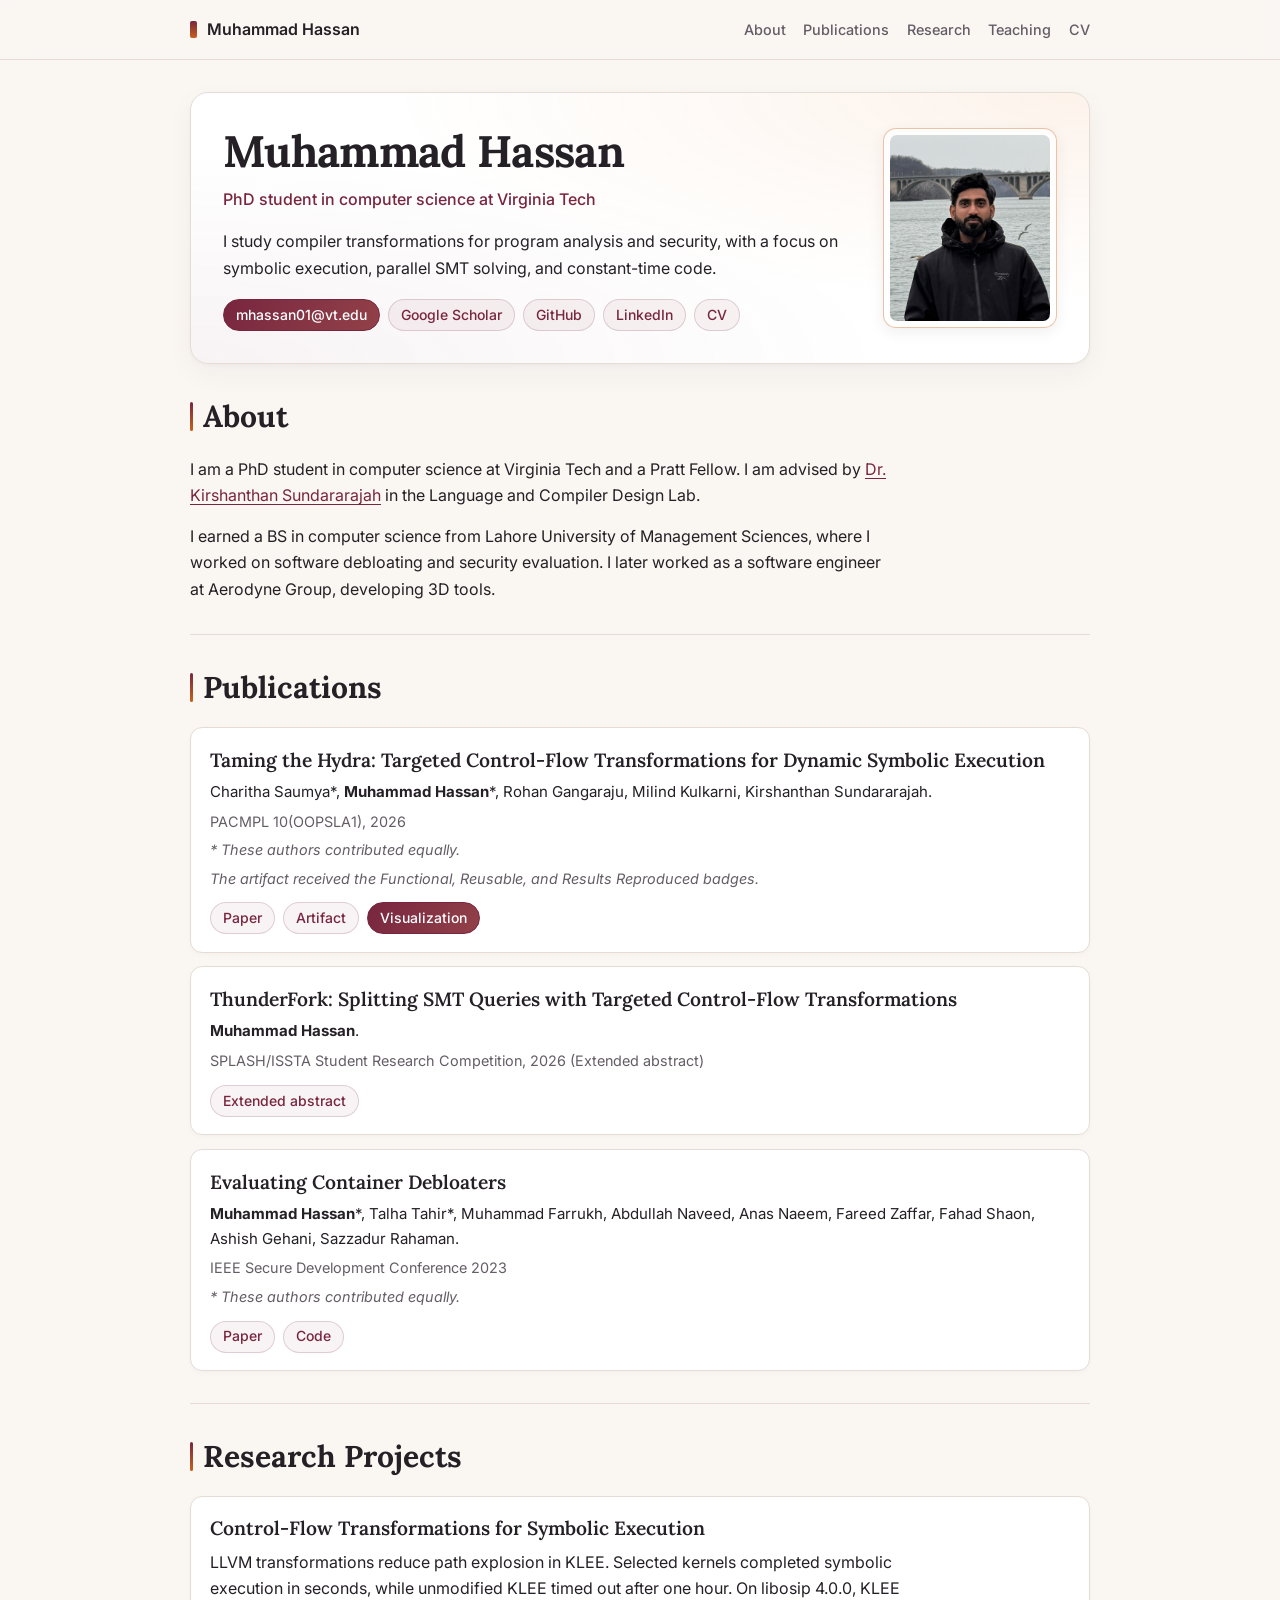
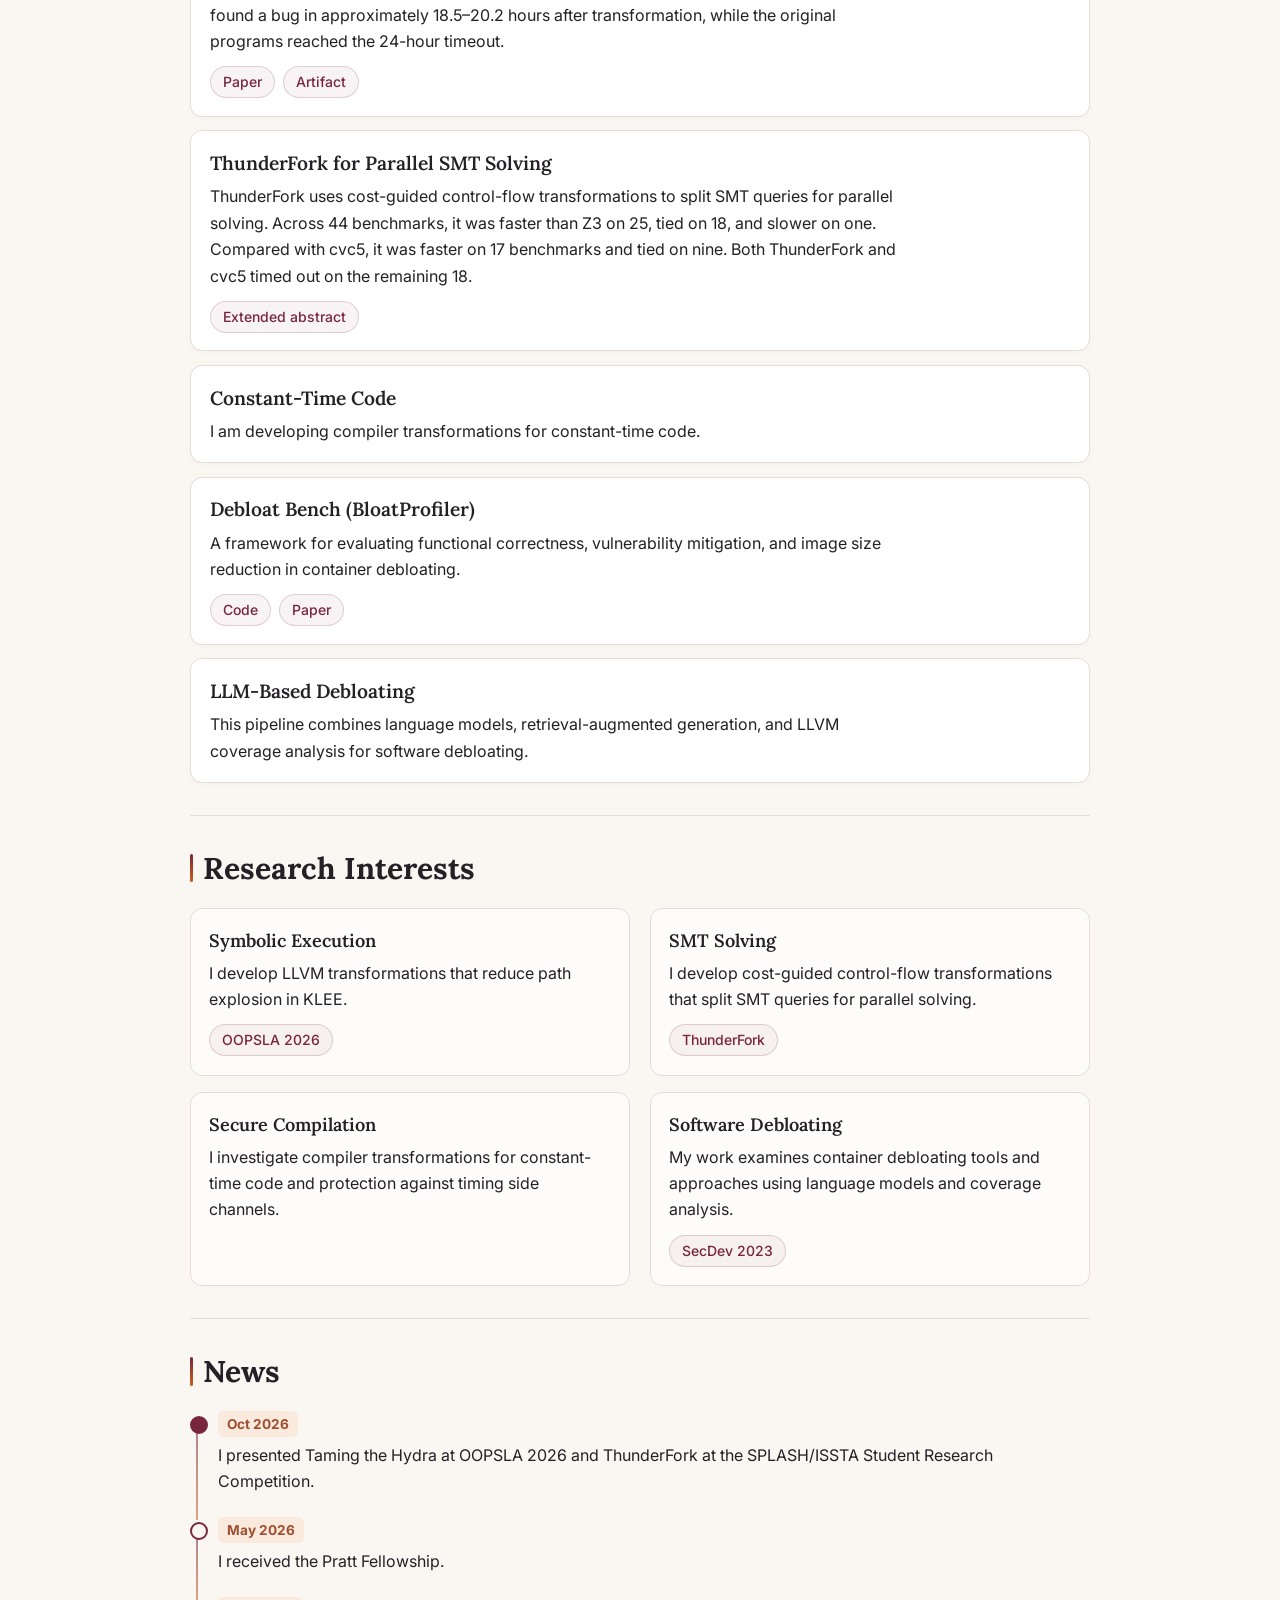
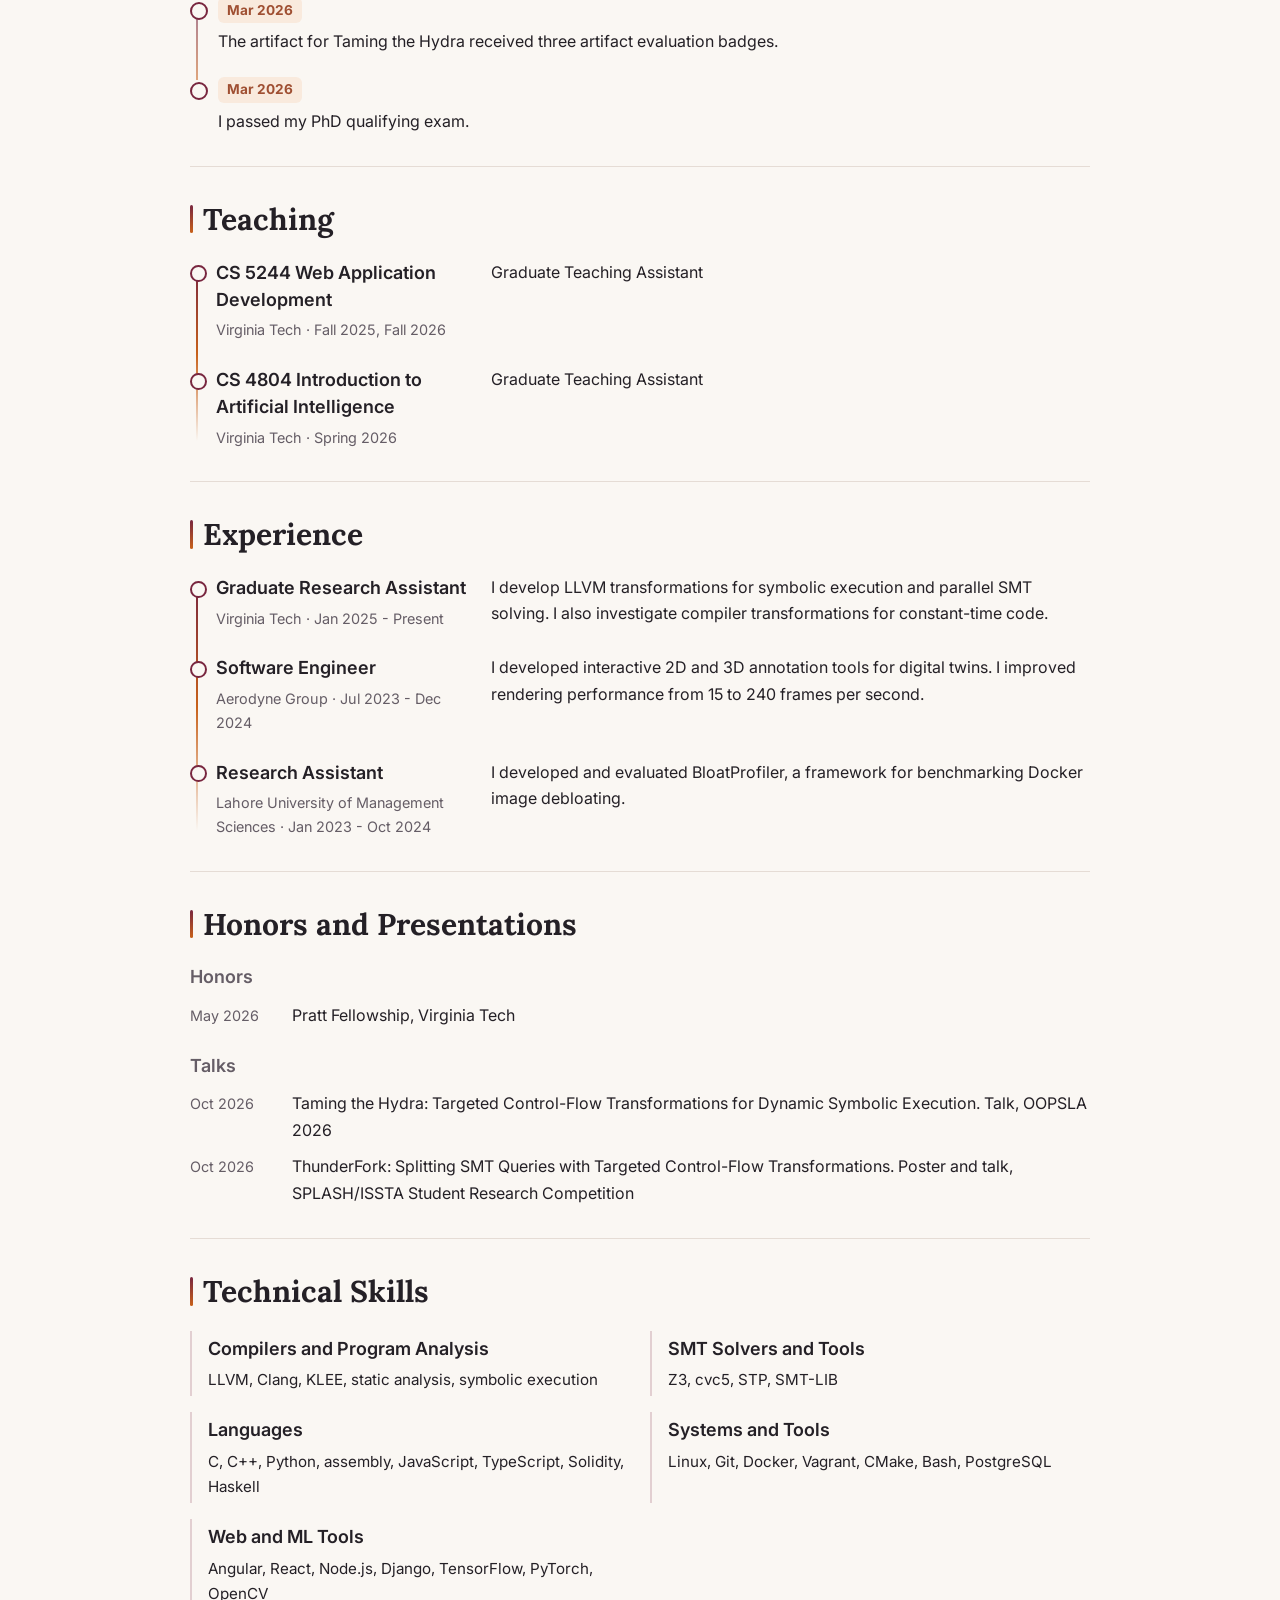
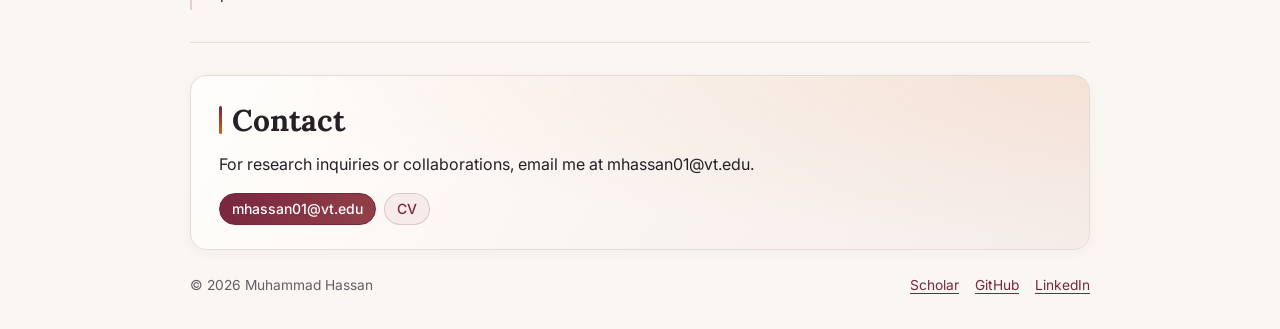
<file: index.html>
<!DOCTYPE html>
<html lang="en">

<head>
    <meta charset="UTF-8" />
    <meta name="viewport" content="width=device-width, initial-scale=1.0" />
    <meta name="color-scheme" content="light" />
    <meta name="description"
        content="Muhammad Hassan is a PhD student in computer science at Virginia Tech researching compiler transformations for program analysis and security." />
    <title>Muhammad Hassan | PhD Student in Computer Science</title>
    <link rel="preconnect" href="https://fonts.googleapis.com" />
    <link rel="preconnect" href="https://fonts.gstatic.com" crossorigin />
    <link
        href="https://fonts.googleapis.com/css2?family=Inter:wght@400;500;600;700;800&amp;family=Lora:wght@500;600;700&amp;display=swap"
        rel="stylesheet" />
    <link rel="stylesheet" href="styles.css" />
</head>

<body>
    <a class="skip-link" href="#main">Skip to content</a>

    <header class="site-header">
        <a class="brand" href="#top" aria-label="Muhammad Hassan home">
            <span>Muhammad Hassan</span>
        </a>
        <nav class="site-nav" id="site-nav" aria-label="Primary navigation">
            <a href="#about">About</a>
            <a href="#publications">Publications</a>
            <a href="#research">Research</a>
            <a href="#teaching">Teaching</a>
            <a href="resume.pdf" target="_blank" rel="noopener noreferrer">CV</a>
        </nav>
    </header>

    <main id="main">
        <section class="hero" id="top" aria-labelledby="hero-title">
            <div class="hero__content">
                <h1 id="hero-title">Muhammad Hassan</h1>
                <p class="academic-title">
                    PhD student in computer science at Virginia Tech
                </p>
                <p class="hero__lede">
                    I study compiler transformations for program analysis and security, with a focus on symbolic
                    execution, parallel SMT solving, and constant-time code.
                </p>
                <p class="contact-line">
                    <a href="mailto:mhassan01@vt.edu">mhassan01@vt.edu</a>
                    <a href="https://scholar.google.com/citations?user=fqTwNSYAAAAJ&amp;hl=en" target="_blank"
                        rel="noopener noreferrer">Google Scholar</a>
                    <a href="https://github.com/hassanaleem" target="_blank" rel="noopener noreferrer">GitHub</a>
                    <a href="https://www.linkedin.com/in/hassanaleem1/" target="_blank"
                        rel="noopener noreferrer">LinkedIn</a>
                    <a href="resume.pdf" target="_blank" rel="noopener noreferrer">CV</a>
                </p>
            </div>
            <aside class="hero-card" aria-label="Profile photo">
                <img src="pfp.JPG" alt="Portrait of Muhammad Hassan" class="profile-photo" />
            </aside>
        </section>

        <section class="section" id="about" aria-labelledby="about-title">
            <div class="section__header">
                <h2 id="about-title">About</h2>
            </div>
            <div class="section__body prose">
                <p>
                    I am a PhD student in computer science at Virginia Tech and a Pratt Fellow. I am advised by
                    <a href="https://kirshanthans.github.io/" target="_blank" rel="noopener noreferrer">Dr.
                        Kirshanthan Sundararajah</a>
                    in the Language and Compiler Design Lab.
                </p>
                <p>
                    I earned a BS in computer science from Lahore University of Management Sciences, where I worked
                    on software debloating and security evaluation. I later worked as a software engineer at Aerodyne
                    Group, developing 3D tools.
                </p>
            </div>
        </section>

        <section class="section" id="publications" aria-labelledby="publications-title">
            <div class="section__header">
                <h2 id="publications-title">Publications</h2>
            </div>
            <ol class="publication-list">
                <li class="publication">
                    <h3>Taming the Hydra: Targeted Control-Flow Transformations for Dynamic Symbolic Execution</h3>
                    <p>
                        Charitha Saumya*, <strong>Muhammad Hassan</strong>*, Rohan Gangaraju, Milind Kulkarni,
                        Kirshanthan Sundararajah.
                    </p>
                    <p class="publication__venue">PACMPL 10(OOPSLA1), 2026</p>
                    <p class="publication__note">* These authors contributed equally.</p>
                    <p class="publication__note">The artifact received the Functional, Reusable, and Results Reproduced badges.</p>
                    <div class="inline-links">
                        <a href="https://dl.acm.org/doi/10.1145/3798202" target="_blank"
                            rel="noopener noreferrer">Paper</a>
                        <a href="https://github.com/hassanaleem/CFMSE-OOPSLA26-Artifact" target="_blank"
                            rel="noopener noreferrer">Artifact</a>
                        <a href="viz-merge.html" class="viz-link">Visualization</a>
                    </div>
                </li>
                <li class="publication">
                    <h3>ThunderFork: Splitting SMT Queries with Targeted Control-Flow Transformations</h3>
                    <p>
                        <strong>Muhammad Hassan</strong>.
                    </p>
                    <p class="publication__venue">SPLASH/ISSTA Student Research Competition, 2026 (Extended abstract)</p>
                    <div class="inline-links">
                        <a href="https://dl.acm.org/doi/10.1145/3837729.3839577" target="_blank"
                            rel="noopener noreferrer">Extended abstract</a>
                    </div>
                </li>
                <li class="publication">
                    <h3>Evaluating Container Debloaters</h3>
                    <p>
                        <strong>Muhammad Hassan</strong>*, Talha Tahir*, Muhammad Farrukh, Abdullah Naveed, Anas Naeem,
                        Fareed Zaffar, Fahad Shaon, Ashish Gehani, Sazzadur Rahaman.
                    </p>
                    <p class="publication__venue">IEEE Secure Development Conference 2023</p>
                    <p class="publication__note">* These authors contributed equally.</p>
                    <div class="inline-links">
                        <a href="https://www.csl.sri.com/users/gehani/papers/SecDev-2023.Debloat.pdf" target="_blank"
                            rel="noopener noreferrer">Paper</a>
                        <a href="https://github.com/sprlab/debloat-bench" target="_blank"
                            rel="noopener noreferrer">Code</a>
                    </div>
                </li>
            </ol>
        </section>

        <section class="section" id="research" aria-labelledby="research-title">
            <div class="section__header">
                <h2 id="research-title">Research Projects</h2>
            </div>
            <div class="artifact-list" aria-label="Research projects">
                <ul>
                    <li>
                        <h3>Control-Flow Transformations for Symbolic Execution</h3>
                        <p>LLVM transformations reduce path explosion in KLEE. Selected kernels completed symbolic
                            execution in seconds, while unmodified KLEE timed out after one hour. On libosip 4.0.0,
                            KLEE found a bug in approximately 18.5–20.2 hours after transformation, while the original
                            programs reached the 24-hour timeout.</p>
                        <div class="inline-links">
                            <a href="https://dl.acm.org/doi/10.1145/3798202" target="_blank"
                                rel="noopener noreferrer">Paper</a>
                            <a href="https://github.com/hassanaleem/CFMSE-OOPSLA26-Artifact" target="_blank"
                                rel="noopener noreferrer">Artifact</a>
                        </div>
                    </li>
                    <li>
                        <h3>ThunderFork for Parallel SMT Solving</h3>
                        <p>ThunderFork uses cost-guided control-flow transformations to split SMT queries for
                            parallel solving. Across 44 benchmarks, it was faster than Z3 on 25, tied on 18,
                            and slower on one. Compared with cvc5, it was faster on 17 benchmarks and tied on nine.
                            Both ThunderFork and cvc5 timed out on the remaining 18.</p>
                        <div class="inline-links">
                            <a href="https://dl.acm.org/doi/10.1145/3837729.3839577" target="_blank"
                                rel="noopener noreferrer">Extended abstract</a>
                        </div>
                    </li>
                    <li>
                        <h3>Constant-Time Code</h3>
                        <p>I am developing compiler transformations for constant-time code.</p>
                    </li>
                    <li>
                        <h3>Debloat Bench (BloatProfiler)</h3>
                        <p>A framework for evaluating functional correctness, vulnerability mitigation, and image
                            size reduction in container debloating.</p>
                        <div class="inline-links">
                            <a href="https://github.com/sprlab/debloat-bench" target="_blank"
                                rel="noopener noreferrer">Code</a>
                            <a href="https://www.csl.sri.com/users/gehani/papers/SecDev-2023.Debloat.pdf"
                                target="_blank" rel="noopener noreferrer">Paper</a>
                        </div>
                    </li>
                    <li>
                        <h3>LLM-Based Debloating</h3>
                        <p>This pipeline combines language models, retrieval-augmented generation, and LLVM
                            coverage analysis for software debloating.</p>
                    </li>
                </ul>
            </div>
        </section>

        <section class="section" id="research-interests" aria-labelledby="research-interests-title">
            <div class="section__header">
                <h2 id="research-interests-title">Research Interests</h2>
            </div>
            <div class="research-grid">
                <article class="panel">
                    <h3>Symbolic Execution</h3>
                    <p>
                        I develop LLVM transformations that reduce path explosion in KLEE.
                    </p>
                    <div class="inline-links">
                        <a href="https://dl.acm.org/doi/10.1145/3798202" target="_blank"
                            rel="noopener noreferrer">OOPSLA 2026</a>
                    </div>
                </article>
                <article class="panel">
                    <h3>SMT Solving</h3>
                    <p>
                        I develop cost-guided control-flow transformations that split SMT queries for parallel solving.
                    </p>
                    <div class="inline-links">
                        <a href="https://dl.acm.org/doi/10.1145/3837729.3839577" target="_blank"
                            rel="noopener noreferrer">ThunderFork</a>
                    </div>
                </article>
                <article class="panel">
                    <h3>Secure Compilation</h3>
                    <p>
                        I investigate compiler transformations for constant-time code and protection against timing
                        side channels.
                    </p>
                </article>
                <article class="panel">
                    <h3>Software Debloating</h3>
                    <p>
                        My work examines container debloating tools and approaches using language models and coverage
                        analysis.
                    </p>
                    <div class="inline-links">
                        <a href="https://www.csl.sri.com/users/gehani/papers/SecDev-2023.Debloat.pdf" target="_blank"
                            rel="noopener noreferrer">SecDev 2023</a>
                    </div>
                </article>
            </div>
        </section>

        <section class="section" id="news" aria-labelledby="news-title">
            <div class="section__header">
                <h2 id="news-title">News</h2>
            </div>
            <div class="section__body">
                <ul class="news-list news-timeline">
                    <li>
                        <span>Oct 2026</span>
                        I presented Taming the Hydra at OOPSLA 2026 and ThunderFork at the
                        SPLASH/ISSTA Student Research Competition.
                    </li>
                    <li>
                        <span>May 2026</span>
                        I received the Pratt Fellowship.
                    </li>
                    <li>
                        <span>Mar 2026</span>
                        The artifact for Taming the Hydra received three artifact evaluation badges.
                    </li>
                    <li>
                        <span>Mar 2026</span>
                        I passed my PhD qualifying exam.
                    </li>
                </ul>
            </div>
        </section>

        <section class="section" id="teaching" aria-labelledby="teaching-title">
            <div class="section__header">
                <h2 id="teaching-title">Teaching</h2>
            </div>
            <div class="timeline">
                <article class="timeline-item">
                    <div>
                        <h3>CS 5244 Web Application Development</h3>
                        <p class="meta">Virginia Tech · Fall 2025, Fall 2026</p>
                    </div>
                    <p>Graduate Teaching Assistant</p>
                </article>
                <article class="timeline-item">
                    <div>
                        <h3>CS 4804 Introduction to Artificial Intelligence</h3>
                        <p class="meta">Virginia Tech · Spring 2026</p>
                    </div>
                    <p>Graduate Teaching Assistant</p>
                </article>
            </div>
        </section>

        <section class="section" id="experience" aria-labelledby="experience-title">
            <div class="section__header">
                <h2 id="experience-title">Experience</h2>
            </div>
            <div class="experience-body">
                <div class="timeline">
                    <article class="timeline-item">
                        <div>
                            <h3>Graduate Research Assistant</h3>
                            <p class="meta">Virginia Tech · Jan 2025 - Present</p>
                        </div>
                        <p>
                            I develop LLVM transformations for symbolic execution and parallel SMT solving. I also
                            investigate compiler transformations for constant-time code.
                        </p>
                    </article>
                    <article class="timeline-item">
                        <div>
                            <h3>Software Engineer</h3>
                            <p class="meta">Aerodyne Group · Jul 2023 - Dec 2024</p>
                        </div>
                        <p>
                            I developed interactive 2D and 3D annotation tools for digital twins. I improved rendering
                            performance from 15 to 240 frames per second.
                        </p>
                    </article>
                    <article class="timeline-item">
                        <div>
                            <h3>Research Assistant</h3>
                            <p class="meta">Lahore University of Management Sciences · Jan 2023 - Oct 2024</p>
                        </div>
                        <p>
                            I developed and evaluated BloatProfiler, a framework for benchmarking Docker image
                            debloating.
                        </p>
                    </article>
                </div>
            </div>
        </section>

        <section class="section" id="honors" aria-labelledby="honors-title">
            <div class="section__header">
                <h2 id="honors-title">Honors and Presentations</h2>
            </div>
            <div class="section__body">
                <h3 class="subhead">Honors</h3>
                <ul class="news-list">
                    <li>
                        <span>May 2026</span>
                        Pratt Fellowship, Virginia Tech
                    </li>
                </ul>
                <h3 class="subhead">Talks</h3>
                <ul class="news-list">
                    <li>
                        <span>Oct 2026</span>
                        Taming the Hydra: Targeted Control-Flow Transformations for Dynamic Symbolic Execution.
                        Talk, OOPSLA 2026
                    </li>
                    <li>
                        <span>Oct 2026</span>
                        ThunderFork: Splitting SMT Queries with Targeted Control-Flow Transformations.
                        Poster and talk, SPLASH/ISSTA Student Research Competition
                    </li>
                </ul>
            </div>
        </section>

        <section class="section" id="skills" aria-labelledby="skills-title">
            <div class="section__header">
                <h2 id="skills-title">Technical Skills</h2>
            </div>
            <div class="skills-grid">
                <article class="skill-group">
                    <h3>Compilers and Program Analysis</h3>
                    <p>LLVM, Clang, KLEE, static analysis, symbolic execution</p>
                </article>
                <article class="skill-group">
                    <h3>SMT Solvers and Tools</h3>
                    <p>Z3, cvc5, STP, SMT-LIB</p>
                </article>
                <article class="skill-group">
                    <h3>Languages</h3>
                    <p>C, C++, Python, assembly, JavaScript, TypeScript, Solidity, Haskell</p>
                </article>
                <article class="skill-group">
                    <h3>Systems and Tools</h3>
                    <p>Linux, Git, Docker, Vagrant, CMake, Bash, PostgreSQL</p>
                </article>
                <article class="skill-group">
                    <h3>Web and ML Tools</h3>
                    <p>Angular, React, Node.js, Django, TensorFlow, PyTorch, OpenCV</p>
                </article>
            </div>
        </section>

        <section class="section contact" id="contact" aria-labelledby="contact-title">
            <h2 id="contact-title">Contact</h2>
            <p>
                For research inquiries or collaborations, email me at mhassan01@vt.edu.
            </p>
            <div class="hero__actions">
                <a href="mailto:mhassan01@vt.edu">mhassan01@vt.edu</a>
                <a href="resume.pdf" target="_blank" rel="noopener noreferrer">CV</a>
            </div>
        </section>
    </main>

    <footer class="site-footer">
        <p>&copy; 2026 Muhammad Hassan</p>
        <div class="footer-links">
            <a href="https://scholar.google.com/citations?user=fqTwNSYAAAAJ&amp;hl=en" target="_blank"
                rel="noopener noreferrer">Scholar</a>
            <a href="https://github.com/hassanaleem" target="_blank" rel="noopener noreferrer">GitHub</a>
            <a href="https://www.linkedin.com/in/hassanaleem1/" target="_blank" rel="noopener noreferrer">LinkedIn</a>
        </div>
    </footer>

    <script src="script.js"></script>
</body>

</html>
</file>
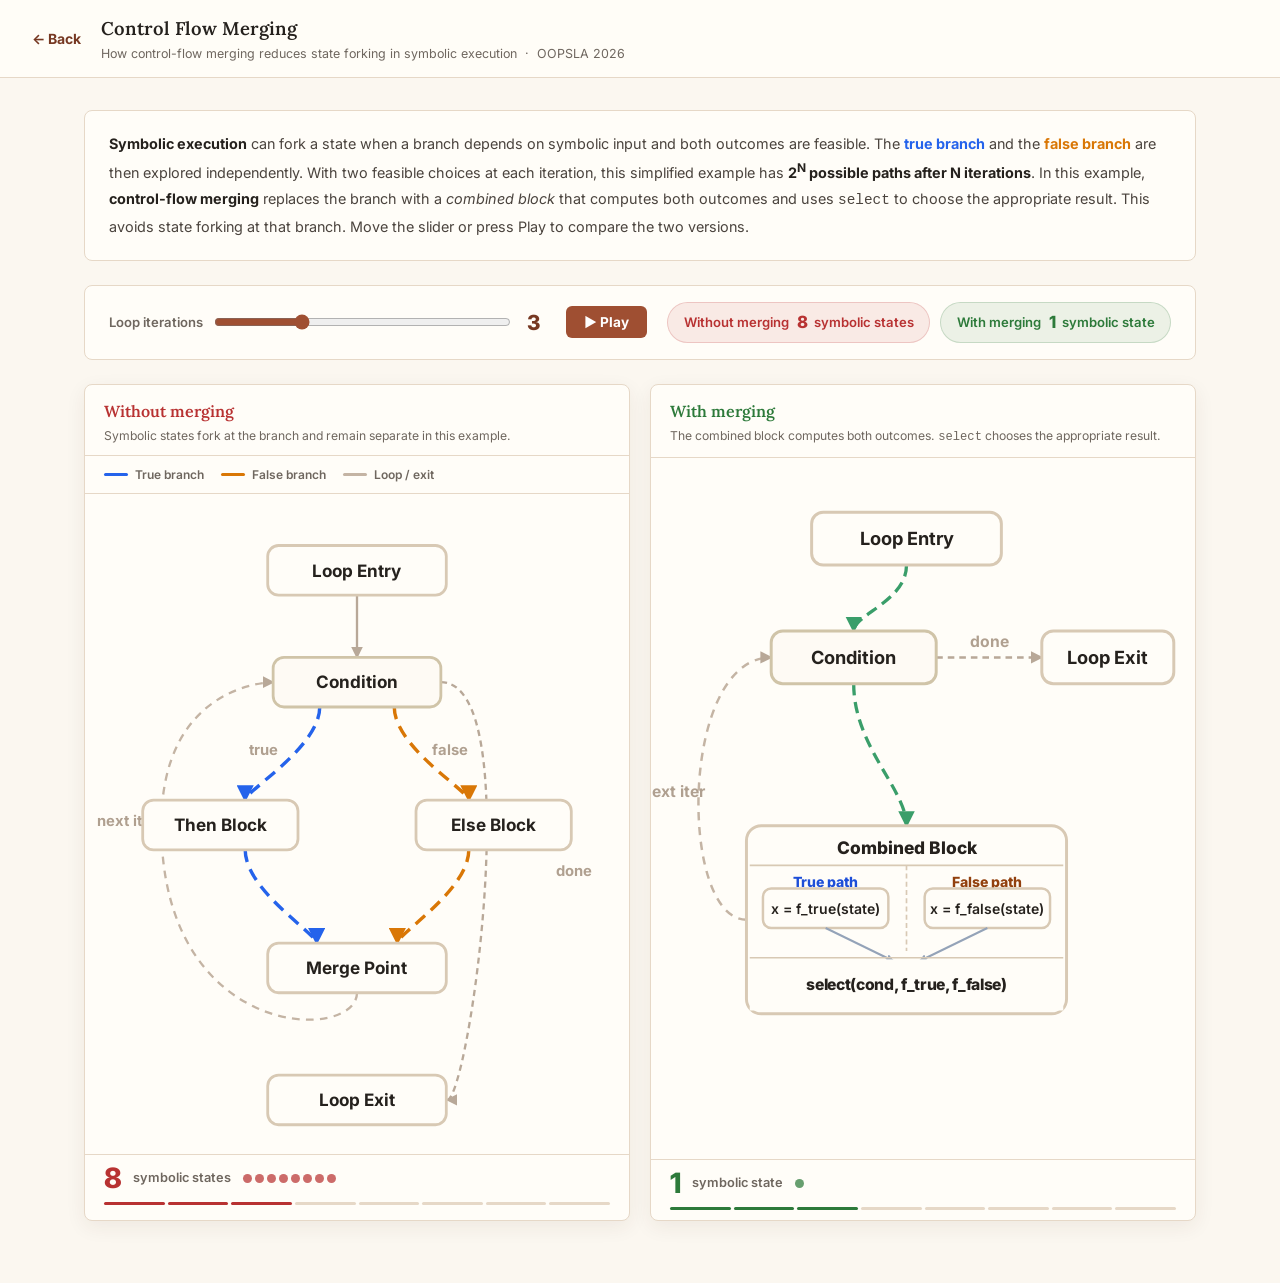
<file: viz-merge.html>
<!DOCTYPE html>
<html lang="en">
<head>
  <meta charset="UTF-8">
  <meta name="viewport" content="width=device-width, initial-scale=1.0">
  <title>Control Flow Merging — Interactive Visualization</title>
  <link rel="preconnect" href="https://fonts.googleapis.com">
  <link href="https://fonts.googleapis.com/css2?family=Inter:wght@400;500;600;700;800&amp;family=Lora:wght@500;600;700&amp;display=swap" rel="stylesheet">
  <style>
    :root {
      --bg:     #fbf7f0;
      --surf:   #fffdf8;
      --ink:    #25211d;
      --muted:  #6f675f;
      --line:   #e6d8c7;
      --acc:    #9f4f32;
      --acc-dk: #763822;
      --blue:   #2563eb;
      --amber:  #d97706;
      --green:  #2d7a3a;
      --r:      8px;
      /* edge colors */
      --ec-true:    #2563eb;
      --ec-false:   #d97706;
      --ec-neutral: #b8a898;
      --ec-back:    #c4b4a4;
      --ec-merged:  #3a9e6a;
    }
    *, *::before, *::after { box-sizing: border-box; margin: 0; padding: 0; }
    html { scroll-behavior: smooth; }
    body { background: var(--bg); color: var(--ink); font-family: 'Inter', system-ui, sans-serif; line-height: 1.6; }

    /* ── Flowing edge animation ── */
    @keyframes flow { from { stroke-dashoffset: 13; } to { stroke-dashoffset: 0; } }

    .e-true    { stroke: var(--ec-true);    stroke-width: 2.2; stroke-dasharray: 8 5; animation: flow .5s linear infinite; }
    .e-false   { stroke: var(--ec-false);   stroke-width: 2.2; stroke-dasharray: 8 5; animation: flow .5s linear infinite; }
    .e-neutral { stroke: var(--ec-neutral); stroke-width: 1.5; }
    .e-back    { stroke: var(--ec-back);    stroke-width: 1.5; stroke-dasharray: 5 4; }
    .e-merged  { stroke: var(--ec-merged);  stroke-width: 2;   stroke-dasharray: 7 4; animation: flow .65s linear infinite; }
    .e-done    { stroke: var(--ec-neutral); stroke-width: 1.5; stroke-dasharray: 4 3; }

    /* active state: brighter, faster animation */
    .e-true.active    { animation-duration: .28s; }
    .e-false.active   { animation-duration: .28s; }
    .e-merged.active  { animation-duration: .32s; }

    /* ── Header ── */
    .site-header {
      position: sticky; top: 0; z-index: 20;
      background: rgba(255,253,248,.92); backdrop-filter: blur(12px);
      border-bottom: 1px solid var(--line);
      padding: .85rem 2rem; display: flex; align-items: center; gap: 1.25rem;
    }
    .back-link { color: var(--acc-dk); font-weight: 700; font-size: .875rem; text-decoration: none; white-space: nowrap; }
    .back-link:hover { text-decoration: underline; }
    .header-info h1 { font-family: 'Lora', serif; font-size: 1.15rem; font-weight: 600; }
    .header-info p  { font-size: .78rem; color: var(--muted); margin-top: .05rem; }

    /* ── Layout ── */
    .wrap { max-width: 1160px; margin: 0 auto; padding: 2rem 1.5rem 4rem; }

    /* ── Explainer ── */
    .explainer {
      background: var(--surf); border: 1px solid var(--line); border-radius: var(--r);
      padding: 1.25rem 1.5rem; margin-bottom: 1.5rem;
      font-size: .9rem; color: #4b443e; line-height: 1.8;
    }
    .explainer strong { color: var(--ink); }

    /* ── Controls ── */
    .controls {
      display: flex; align-items: center; gap: 1.25rem; flex-wrap: wrap;
      background: var(--surf); border: 1px solid var(--line); border-radius: var(--r);
      padding: 1rem 1.5rem; margin-bottom: 1.5rem;
    }
    .iter-wrap { display: flex; align-items: center; gap: .7rem; flex: 1; min-width: 160px; }
    .iter-label { font-size: .82rem; font-weight: 600; color: var(--muted); white-space: nowrap; }
    input[type=range] { flex: 1; accent-color: var(--acc); cursor: pointer; }
    .iter-num  { font-size: 1.3rem; font-weight: 800; color: var(--acc-dk); min-width: 1.5rem; text-align: center; }
    .play-btn  { padding: .5rem 1.15rem; background: var(--acc); color: #fff; border: none; border-radius: 6px; font-size: .85rem; font-weight: 700; cursor: pointer; font-family: inherit; transition: background 150ms; }
    .play-btn:hover { background: var(--acc-dk); }
    .count-pills { display: flex; gap: .65rem; flex-wrap: wrap; align-items: center; }
    .pill { padding: .38rem .95rem; border-radius: 999px; font-size: .82rem; font-weight: 600; display: flex; align-items: center; gap: .35rem; }
    .pill-red   { background: rgba(184,50,50,.09);   color: #b83232; border: 1px solid rgba(184,50,50,.2); }
    .pill-green { background: rgba(45,122,58,.09);   color: var(--green); border: 1px solid rgba(45,122,58,.2); }
    .pill strong { font-size: 1.05rem; font-weight: 800; }

    /* ── Panels ── */
    .panels { display: grid; grid-template-columns: 1fr 1fr; gap: 1.25rem; }
    .panel  { background: var(--surf); border: 1px solid var(--line); border-radius: var(--r); overflow: hidden; box-shadow: 0 6px 20px rgba(70,45,25,.07); }
    .panel-head { padding: .9rem 1.2rem .55rem; border-bottom: 1px solid var(--line); }
    .panel-head h2 { font-family: 'Lora', serif; font-size: 1rem; font-weight: 600; }
    .panel-head p  { font-size: .76rem; color: var(--muted); margin-top: .1rem; }
    .panel-std .panel-head h2 { color: #b83232; }
    .panel-mrg .panel-head h2 { color: var(--green); }

    /* edge legend */
    .legend { display: flex; gap: 1.1rem; padding: .55rem 1.2rem; border-bottom: 1px solid var(--line); flex-wrap: wrap; }
    .legend-item { display: flex; align-items: center; gap: .4rem; font-size: .75rem; font-weight: 600; color: var(--muted); }
    .legend-line { width: 24px; height: 3px; border-radius: 2px; }
    .ll-true  { background: var(--blue);  }
    .ll-false { background: var(--amber); }
    .ll-back  { background: var(--ec-back);  }

    .svg-wrap  { padding: .5rem .5rem 0; }
    svg.cfg    { width: 100%; display: block; overflow: visible; }

    /* ── Path counter ── */
    .path-footer {
      display: flex; align-items: center; gap: .7rem;
      padding: .6rem 1.2rem; border-top: 1px solid var(--line);
      font-size: .8rem; color: var(--muted); font-weight: 600; flex-wrap: wrap;
    }
    .big-num { font-size: 1.75rem; font-weight: 800; line-height: 1; }
    .big-num.red   { color: #b83232; }
    .big-num.green { color: var(--green); }
    .dot-row { display: flex; flex-wrap: wrap; gap: 3px; align-items: center; }
    .dot  { width: 9px; height: 9px; border-radius: 50%; display: inline-block; }
    .dot.red   { background: #b83232; opacity: .72; }
    .dot.green { background: var(--green); opacity: .72; }
    .dot-more  { font-size: .75rem; font-weight: 800; }
    .dot-more.red   { color: #b83232; }
    .dot-more.green { color: var(--green); }

    /* ── Iteration segments ── */
    .iter-segs { display: flex; gap: 3px; padding: 0 1.2rem .65rem; }
    .seg { flex: 1; height: 3px; border-radius: 2px; background: var(--line); transition: background .25s; }
    .seg.on-red   { background: #b83232; }
    .seg.on-green { background: var(--green); }

    @media (max-width: 700px) {
      .panels   { grid-template-columns: 1fr; }
      .controls { flex-direction: column; align-items: flex-start; }
    }
  </style>
</head>
<body>

<header class="site-header">
  <a href="index.html" class="back-link">← Back</a>
  <div class="header-info">
    <h1>Control Flow Merging</h1>
    <p>How control-flow merging reduces state forking in symbolic execution &nbsp;·&nbsp; OOPSLA 2026</p>
  </div>
</header>

<main class="wrap">

  <div class="explainer">
    <strong>Symbolic execution</strong> can fork a state when a branch depends on symbolic input
    and both outcomes are feasible. The
    <span style="color:var(--blue);font-weight:700">true branch</span> and the
    <span style="color:var(--amber);font-weight:700">false branch</span> are then explored independently.
    With two feasible choices at each iteration, this simplified example has
    <strong>2<sup>N</sup> possible paths after N&nbsp;iterations</strong>.
    In this example, <strong>control-flow merging</strong> replaces the branch with a
    <em>combined block</em> that computes both outcomes and uses <code>select</code>
    to choose the appropriate result. This avoids state forking at that branch.
    Move the slider or press&nbsp;Play to compare the two versions.
  </div>

  <div class="controls">
    <div class="iter-wrap">
      <span class="iter-label">Loop iterations</span>
      <input type="range" id="slider" min="1" max="8" value="3">
      <span class="iter-num" id="iterNum">3</span>
    </div>
    <button class="play-btn" id="playBtn">▶ Play</button>
    <div class="count-pills">
      <span class="pill pill-red">Without merging&nbsp;<strong id="cntStd">8</strong> symbolic states</span>
      <span class="pill pill-green">With merging&nbsp;<strong>1</strong> symbolic state</span>
    </div>
  </div>

  <div class="panels">

    <!-- Standard panel -->
    <div class="panel panel-std">
      <div class="panel-head">
        <h2>Without merging</h2>
        <p>Symbolic states fork at the branch and remain separate in this example.</p>
      </div>
      <div class="legend">
        <span class="legend-item"><span class="legend-line ll-true"></span>True branch</span>
        <span class="legend-item"><span class="legend-line ll-false"></span>False branch</span>
        <span class="legend-item"><span class="legend-line ll-back"></span>Loop / exit</span>
      </div>
      <div class="svg-wrap">
        <svg class="cfg" id="svgStd" viewBox="0 0 340 420"></svg>
      </div>
      <div class="path-footer">
        <span class="big-num red" id="numStd">8</span>
        <span>symbolic states</span>
        <div class="dot-row" id="dotsStd"></div>
      </div>
      <div class="iter-segs" id="segsStd"></div>
    </div>

    <!-- Merged panel -->
    <div class="panel panel-mrg">
      <div class="panel-head">
        <h2>With merging</h2>
        <p>The combined block computes both outcomes. <code>select</code> chooses the appropriate result.</p>
      </div>
      <div class="svg-wrap">
        <svg class="cfg" id="svgMrg" viewBox="0 0 320 420"></svg>
      </div>
      <div class="path-footer">
        <span class="big-num green">1</span>
        <span>symbolic state</span>
        <div class="dot-row"><span class="dot green"></span></div>
      </div>
      <div class="iter-segs" id="segsMrg"></div>
    </div>

  </div>
</main>

<script>
/* ═══════════════════════════════════════════════════════════════════
   Helpers
═══════════════════════════════════════════════════════════════════ */
const NS = 'http://www.w3.org/2000/svg';

function e(tag, attrs, children) {
  const el = document.createElementNS(NS, tag);
  for (const [k, v] of Object.entries(attrs)) el.setAttribute(k, String(v));
  (children || []).forEach(c => el.appendChild(c));
  return el;
}

function txt(content, x, y, attrs) {
  const t = e('text', { x, y, 'text-anchor': 'middle', 'dominant-baseline': 'middle',
    'font-family': 'Inter,sans-serif', ...attrs });
  t.textContent = content;
  return t;
}

function arrow(id, color, w = 5, h = 5) {
  return e('marker', { id, viewBox: '0 0 8 8', refX: '7', refY: '4',
    markerWidth: w, markerHeight: h, orient: 'auto-start-reverse' }, [
    e('path', { d: 'M0,0 L8,4 L0,8 Z', fill: color })
  ]);
}

function node(svg, cx, cy, w, h, label, fillColor, strokeColor, extraClass) {
  const g = e('g', { 'data-n': label.replace(/\s+/g, '_'), class: `node${extraClass ? ' ' + extraClass : ''}` });
  g.appendChild(e('rect', { x: cx - w/2, y: cy - h/2, width: w, height: h, rx: 7,
    fill: fillColor, stroke: strokeColor, 'stroke-width': '1.8' }));
  g.appendChild(txt(label, cx, cy + 1, { 'font-size': '11', 'font-weight': '700', fill: '#25211d' }));
  svg.appendChild(g);
  return g;
}

/* ═══════════════════════════════════════════════════════════════════
   STANDARD CFG  (340×420)
   Nodes: Entry, Cond, Then, Else, Merge, Exit
   Colored edges: true=blue, false=amber, rest=neutral
═══════════════════════════════════════════════════════════════════ */
const S = {
  entry: { x: 170, y: 44,  w: 115, h: 32, fill: '#fffdf8', stroke: '#d8c9b4' },
  cond:  { x: 170, y: 116, w: 108, h: 32, fill: '#fefaf4', stroke: '#d0c4a8' },
  then:  { x:  82, y: 208, w: 100, h: 32, fill: '#fffdf8', stroke: '#d8c9b4' },
  else_: { x: 258, y: 208, w: 100, h: 32, fill: '#fffdf8', stroke: '#d8c9b4' },
  merge: { x: 170, y: 300, w: 115, h: 32, fill: '#fffdf8', stroke: '#d8c9b4' },
  exit:  { x: 170, y: 385, w: 115, h: 32, fill: '#fffdf8', stroke: '#d8c9b4' },
};

function buildStandardCFG() {
  const svg = document.getElementById('svgStd');
  svg.innerHTML = '';

  const defs = e('defs', {}, [
    arrow('a-neutral', '#b8a898'),
    arrow('a-true',    '#2563eb'),
    arrow('a-false',   '#d97706'),
  ]);
  svg.appendChild(defs);

  const path = (d, cls, arrId, label, lx, ly) => {
    const p = e('path', { d, fill: 'none', class: cls, 'data-eid': cls,
      'marker-end': `url(#${arrId})` });
    svg.appendChild(p);
    if (label) svg.appendChild(txt(label, lx, ly, { 'font-size': '9.5', 'font-weight': '700', fill: '#b0a090' }));
    return p;
  };

  // Entry → Cond (neutral, straight)
  path(`M ${S.entry.x} ${S.entry.y+16} L ${S.cond.x} ${S.cond.y-16}`, 'e-neutral', 'a-neutral');

  // Cond → Then (true branch, BLUE)
  path(`M ${S.cond.x-24} ${S.cond.y+16} C ${S.cond.x-24} ${S.cond.y+42} ${S.then.x+16} ${S.then.y-22} ${S.then.x+16} ${S.then.y-16}`,
    'e-true', 'a-true', 'true', 110, 160);

  // Cond → Else (false branch, AMBER)
  path(`M ${S.cond.x+24} ${S.cond.y+16} C ${S.cond.x+24} ${S.cond.y+42} ${S.else_.x-16} ${S.else_.y-22} ${S.else_.x-16} ${S.else_.y-16}`,
    'e-false', 'a-false', 'false', 230, 160);

  // Then → Merge (true, BLUE)
  path(`M ${S.then.x+16} ${S.then.y+16} C ${S.then.x+16} ${S.then.y+42} ${S.merge.x-26} ${S.merge.y-22} ${S.merge.x-26} ${S.merge.y-16}`,
    'e-true', 'a-true');

  // Else → Merge (false, AMBER)
  path(`M ${S.else_.x-16} ${S.else_.y+16} C ${S.else_.x-16} ${S.else_.y+42} ${S.merge.x+26} ${S.merge.y-22} ${S.merge.x+26} ${S.merge.y-16}`,
    'e-false', 'a-false');

  // Merge → Cond (back, neutral dashed)
  path(`M ${S.merge.x} ${S.merge.y+16} C ${S.merge.x} ${S.merge.y+48} ${S.merge.x-126} ${S.merge.y+48} ${S.merge.x-126} ${(S.merge.y+S.cond.y)/2} C ${S.merge.x-126} ${S.cond.y} ${S.cond.x-54} ${S.cond.y} ${S.cond.x-54} ${S.cond.y}`,
    'e-back', 'a-neutral', 'next iter', 22, 206);

  // Cond → Exit (done, neutral dashed)
  path(`M ${S.cond.x+54} ${S.cond.y} C ${S.cond.x+110} ${S.cond.y} ${S.exit.x+72} ${S.exit.y} ${S.exit.x+58} ${S.exit.y}`,
    'e-done', 'a-neutral', 'done', 310, 238);

  // Nodes (drawn on top)
  node(svg, S.entry.x, S.entry.y, S.entry.w, S.entry.h, 'Loop Entry', S.entry.fill, S.entry.stroke);
  node(svg, S.cond.x,  S.cond.y,  S.cond.w,  S.cond.h,  'Condition',  S.cond.fill,  S.cond.stroke);
  node(svg, S.then.x,  S.then.y,  S.then.w,  S.then.h,  'Then Block', S.then.fill,  S.then.stroke);
  node(svg, S.else_.x, S.else_.y, S.else_.w, S.else_.h, 'Else Block', S.else_.fill, S.else_.stroke);
  node(svg, S.merge.x, S.merge.y, S.merge.w, S.merge.h, 'Merge Point',S.merge.fill, S.merge.stroke);
  node(svg, S.exit.x,  S.exit.y,  S.exit.w,  S.exit.h,  'Loop Exit',  S.exit.fill,  S.exit.stroke);
}

/* ═══════════════════════════════════════════════════════════════════
   MERGED CFG  (320×420) — linearized dataflow
   Nodes: Entry, Cond, Combined (with select internals), Exit
   Single path, no branching
═══════════════════════════════════════════════════════════════════ */
const M = {
  entry:    { x: 150, y: 44,  w: 115, h: 32 },
  cond:     { x: 118, y: 116, w: 100, h: 32 },
  exit_:    { x: 272, y: 116, w: 80,  h: 32 },  // right of cond, same row
  combined: { x: 150, y: 275, w: 194, h: 114 }, // tall combined block
};

function buildMergedCFG() {
  const svg = document.getElementById('svgMrg');
  svg.innerHTML = '';

  const defs = e('defs', {}, [
    arrow('m-neutral', '#b8a898'),
    arrow('m-merged',  '#3a9e6a', 5, 5),
    arrow('m-mini',    '#94a3b8', 4, 4),
  ]);
  svg.appendChild(defs);

  const path = (d, cls, arrId, label, lx, ly) => {
    const p = e('path', { d, fill: 'none', class: cls, 'marker-end': `url(#${arrId})` });
    svg.appendChild(p);
    if (label) svg.appendChild(txt(label, lx, ly, { 'font-size': '9.5', 'font-weight': '700', fill: '#b0a090' }));
    return p;
  };

  // Entry → Cond (straight with slight lean)
  path(`M 150 60 C 150 82 118 90 118 100`, 'e-merged', 'm-merged');

  // Cond → Combined (single path down)
  path(`M 118 132 C 118 170 150 196 150 218`, 'e-merged', 'm-merged');

  // Cond → Exit (done, dashed right)
  path(`M 168 116 L 232 116`, 'e-done', 'm-neutral', 'done', 200, 107);

  // Combined → Cond (back edge, left curve)
  const cbL = M.combined.x - M.combined.w/2; // left edge of combined
  path(`M ${cbL} 275 C 12 275 12 116 68 116`,
    'e-back', 'm-neutral', 'next iter', 9, 198);

  // ── Draw combined block ──────────────────────────────────────────
  const cb = M.combined;
  const cbTop    = cb.y - cb.h/2;   // 218
  const cbBot    = cb.y + cb.h/2;   // 332
  const cbLeft   = cb.x - cb.w/2;   // 53
  const cbRight  = cb.x + cb.w/2;   // 247
  const midX     = cb.x;            // 150

  // Outer rect
  svg.appendChild(e('rect', { x: cbLeft, y: cbTop, width: cb.w, height: cb.h, rx: 9,
    fill: '#fffdf8', stroke: '#d8c9b4', 'stroke-width': '1.8' }));

  // Title
  svg.appendChild(txt('Combined Block', midX, cbTop + 14, { 'font-size': '10.5', 'font-weight': '800', fill: '#25211d' }));

  // Horizontal rule under title
  svg.appendChild(e('line', { x1: cbLeft + 2, y1: cbTop + 24, x2: cbRight - 2, y2: cbTop + 24,
    stroke: '#d8c9b4', 'stroke-width': '1' }));

  // Vertical divider splitting True/False columns
  svg.appendChild(e('line', { x1: midX, y1: cbTop + 24, x2: midX, y2: cbTop + 76,
    stroke: '#d8c9b4', 'stroke-width': '1', 'stroke-dasharray': '3 2' }));

  // Column labels
  svg.appendChild(txt('True path', midX - 49, cbTop + 35, { 'font-size': '8.5', 'font-weight': '800', fill: '#1d4ed8' }));
  svg.appendChild(txt('False path', midX + 49, cbTop + 35, { 'font-size': '8.5', 'font-weight': '800', fill: '#92400e' }));

  // True mini block
  const tBox = { x: midX - 49, y: cbTop + 50, w: 76, h: 24 };
  svg.appendChild(e('rect', { x: tBox.x - tBox.w/2, y: tBox.y - tBox.h/2, width: tBox.w, height: tBox.h, rx: 5,
    fill: '#fffdf8', stroke: '#d8c9b4', 'stroke-width': '1.5', 'data-n': 'true_block' }));
  svg.appendChild(txt('x = f_true(state)', tBox.x, tBox.y + 1,
    { 'font-size': '8.5', 'font-weight': '600', fill: '#25211d' }));

  // False mini block
  const fBox = { x: midX + 49, y: cbTop + 50, w: 76, h: 24 };
  svg.appendChild(e('rect', { x: fBox.x - fBox.w/2, y: fBox.y - fBox.h/2, width: fBox.w, height: fBox.h, rx: 5,
    fill: '#fffdf8', stroke: '#d8c9b4', 'stroke-width': '1.5', 'data-n': 'false_block' }));
  svg.appendChild(txt('x = f_false(state)', fBox.x, fBox.y + 1,
    { 'font-size': '8.5', 'font-weight': '600', fill: '#25211d' }));

  // Converging arrows from True/False down to select
  const selY = cbTop + 90;
  svg.appendChild(e('path', { d: `M ${tBox.x} ${tBox.y+12} L ${midX - 8} ${selY - 8}`,
    fill: 'none', stroke: '#94a3b8', 'stroke-width': '1.2', 'marker-end': 'url(#m-mini)' }));
  svg.appendChild(e('path', { d: `M ${fBox.x} ${fBox.y+12} L ${midX + 8} ${selY - 8}`,
    fill: 'none', stroke: '#94a3b8', 'stroke-width': '1.2', 'marker-end': 'url(#m-mini)' }));

  // Horizontal rule above select
  svg.appendChild(e('line', { x1: cbLeft + 2, y1: cbTop + 80, x2: cbRight - 2, y2: cbTop + 80,
    stroke: '#d8c9b4', 'stroke-width': '1' }));

  // Select row background
  svg.appendChild(e('rect', { x: cbLeft + 2, y: cbTop + 81, width: cb.w - 4, height: cb.h - 83, rx: '0 0 9 9',
    fill: '#fffdf8' }));

  // Select instruction text
  svg.appendChild(txt('select(cond, f_true, f_false)', midX, cbTop + 97,
    { 'font-size': '9.5', 'font-weight': '800', fill: '#25211d', 'letter-spacing': '-.2' }));

  // ── Static nodes ────────────────────────────────────────────────
  node(svg, M.entry.x, M.entry.y, M.entry.w, M.entry.h, 'Loop Entry', '#fffdf8', '#d8c9b4');
  node(svg, M.cond.x,  M.cond.y,  M.cond.w,  M.cond.h,  'Condition',  '#fefaf4', '#d0c4a8');
  node(svg, M.exit_.x, M.exit_.y, M.exit_.w, M.exit_.h, 'Loop Exit',  '#fffdf8', '#d8c9b4');
}

/* ═══════════════════════════════════════════════════════════════════
   Animation — highlight nodes & edges
═══════════════════════════════════════════════════════════════════ */
// Phases per iteration: entry → cond → [then+else] → merge
// Plus final phase: exit
const PHASES = [
  { std: ['Loop_Entry'], mrg: ['Loop_Entry'] },
  { std: ['Condition'],  mrg: ['Condition'] },
  { std: ['Then_Block', 'Else_Block'], mrg: ['combined_true', 'combined_false'] },  // fork / combined compute
  { std: ['Merge_Point'],             mrg: ['combined_select'] },                   // merge / select
];
const STEP_MS = 680;

let playing = false, timer = null, animIter = 0, animPhase = 0;

function glowNode(svgId, nodeLabel) {
  const svg = document.getElementById(svgId);
  svg.querySelectorAll('.node').forEach(g => {
    const r = g.querySelector('rect');
    if (!r) return;
    const id = g.getAttribute('data-n');
    const defaults = {
      'Loop_Entry': ['#fffdf8','#d8c9b4'],
      'Condition':  ['#fefaf4','#d0c4a8'],
      'Then_Block': ['#fffdf8','#d8c9b4'],
      'Else_Block': ['#fffdf8','#d8c9b4'],
      'Merge_Point':['#fffdf8','#d8c9b4'],
      'Loop_Exit':  ['#fffdf8','#d8c9b4'],
    };
    const def = defaults[id] || ['#fffdf8','#d8c9b4'];
    r.setAttribute('fill', def[0]);
    r.setAttribute('stroke', def[1]);
    r.setAttribute('stroke-width', '1.8');
  });
}

// Keep combined-block sub-sections neutral; colored paths carry the visual state.
function glowCombined(phase) {
  const svg = document.getElementById('svgMrg');
  const trueRect  = svg.querySelector('[data-n="true_block"]');
  const falseRect = svg.querySelector('[data-n="false_block"]');
  trueRect?.setAttribute('stroke-width', '1.5');
  trueRect?.setAttribute('fill', '#fffdf8');
  trueRect?.setAttribute('stroke', '#d8c9b4');
  falseRect?.setAttribute('stroke-width', '1.5');
  falseRect?.setAttribute('fill', '#fffdf8');
  falseRect?.setAttribute('stroke', '#d8c9b4');
}

function applyPhase(itersDone, phase, totalIters) {
  const p = PHASES[phase];

  // Standard panel: glow nodes
  p.std.forEach(nid => glowNode('svgStd', nid));

  // Merged panel: glow node or sub-block
  if (p.mrg[0].startsWith('combined')) {
    // restore outer merged node to normal
    glowNode('svgMrg', 'Condition');
    p.mrg.forEach(pid => glowCombined(pid));
  } else {
    p.mrg.forEach(nid => glowNode('svgMrg', nid));
  }

  // Update counter on merge/select phase
  if (phase === 3) {
    const cnt = Math.pow(2, itersDone);
    document.getElementById('numStd').textContent = cnt.toLocaleString();
    document.getElementById('cntStd').textContent = cnt.toLocaleString();
    renderDots('dotsStd', cnt, 'red');
    renderSegs('segsStd', itersDone, totalIters, 'red');
    renderSegs('segsMrg', itersDone, totalIters, 'green');
  }
}

function stopAnim() {
  clearInterval(timer); timer = null; playing = false;
  document.getElementById('playBtn').textContent = '▶ Play';
}

function startAnim(totalIters) {
  stopAnim();
  animIter = 1; animPhase = 0;
  playing = true;
  document.getElementById('playBtn').textContent = '⏸ Pause';

  // reset counts
  document.getElementById('numStd').textContent = '1';
  document.getElementById('cntStd').textContent = '1';
  renderDots('dotsStd', 1, 'red');
  renderSegs('segsStd', 0, totalIters, 'red');
  renderSegs('segsMrg', 0, totalIters, 'green');

  timer = setInterval(() => {
    applyPhase(animIter, animPhase, totalIters);
    animPhase++;
    if (animPhase >= PHASES.length) {
      animPhase = 0;
      animIter++;
    }
    if (animIter > totalIters) {
      stopAnim();
      glowNode('svgStd', 'Loop_Exit', '#b83232', '#fff0ee');
      glowNode('svgMrg', 'Loop_Exit', '#2d7a3a', '#f0fdf4');
    }
  }, STEP_MS);
}

/* ═══════════════════════════════════════════════════════════════════
   UI helpers
═══════════════════════════════════════════════════════════════════ */
function renderDots(id, count, cls) {
  const el = document.getElementById(id);
  if (!el) return;
  el.innerHTML = '';
  const show = Math.min(count, 12);
  for (let i = 0; i < show; i++) {
    const d = document.createElement('span');
    d.className = `dot ${cls}`;
    el.appendChild(d);
  }
  if (count > 12) {
    const m = document.createElement('span');
    m.className = `dot-more ${cls}`;
    m.textContent = `+${count - 12}`;
    el.appendChild(m);
  }
}

function renderSegs(id, filled, total, cls) {
  const el = document.getElementById(id);
  if (!el) return;
  el.innerHTML = '';
  for (let i = 0; i < total; i++) {
    const s = document.createElement('div');
    s.className = `seg${i < filled ? ` on-${cls}` : ''}`;
    el.appendChild(s);
  }
}

function renderStatic(iters) {
  const cnt = Math.pow(2, iters);
  document.getElementById('iterNum').textContent = iters;
  document.getElementById('slider').value = iters;
  document.getElementById('numStd').textContent = cnt.toLocaleString();
  document.getElementById('cntStd').textContent = cnt.toLocaleString();
  renderDots('dotsStd', cnt, 'red');
  renderSegs('segsStd', iters, 8, 'red');
  renderSegs('segsMrg', iters, 8, 'green');
  glowNode('svgStd', 'Merge_Point', '#b83232', '#fff0ee');
  glowCombined('combined_select');
}

/* ═══════════════════════════════════════════════════════════════════
   Init
═══════════════════════════════════════════════════════════════════ */
buildStandardCFG();
buildMergedCFG();
renderStatic(3);

document.getElementById('slider').addEventListener('input', e => {
  stopAnim();
  renderStatic(parseInt(e.target.value));
});

document.getElementById('playBtn').addEventListener('click', () => {
  if (playing) { stopAnim(); return; }
  startAnim(parseInt(document.getElementById('slider').value));
});
</script>
</body>
</html>
</file>
<file: styles.css>
:root {
    color-scheme: light;
    --page: #faf7f3;
    --surface: #ffffff;
    --ink: #242026;
    --muted: #655d66;
    --line: #e5dcd5;
    --link: #78263f;
    --link-strong: #662037;
    --link-soft: rgba(120, 38, 63, 0.055);
    --link-line: rgba(120, 38, 63, 0.19);
    --accent: #c8611a;
    --accent-dark: #9f4f32;
    --accent-soft: rgba(229, 117, 31, 0.1);
    --shadow: 0 2px 5px rgba(54, 32, 39, 0.025), 0 10px 28px rgba(54, 32, 39, 0.045);
    --max: 900px;
    --sans: "Inter", system-ui, -apple-system, "Segoe UI", Roboto, Arial, sans-serif;
    --serif: "Lora", Georgia, "Times New Roman", serif;
}

* {
    box-sizing: border-box;
}

html {
    scroll-behavior: smooth;
    scroll-padding-top: 5rem;
}

body {
    margin: 0;
    color: var(--ink);
    background: var(--page);
    font-family: var(--sans);
    font-size: 16px;
    line-height: 1.65;
    -webkit-font-smoothing: antialiased;
}

a {
    color: var(--link);
    text-decoration: underline;
    text-decoration-thickness: 1px;
    text-underline-offset: 3px;
}

a:hover {
    text-decoration-thickness: 2px;
}

a:focus-visible {
    outline: 2px solid var(--link);
    outline-offset: 4px;
}

img {
    display: block;
    max-width: 100%;
}

.skip-link {
    position: absolute;
    left: 1rem;
    top: -4rem;
    z-index: 100;
    padding: 0.45rem 0.7rem;
    color: var(--surface);
    background: var(--link);
    border-radius: 6px;
}

.skip-link:focus {
    top: 1rem;
}

/* Header */
.site-header {
    position: sticky;
    top: 0;
    z-index: 50;
    display: flex;
    align-items: center;
    justify-content: space-between;
    gap: 1.5rem;
    padding: 0.85rem max(1.25rem, calc((100% - var(--max)) / 2));
    background: rgba(250, 247, 243, 0.9);
    border-bottom: 1px solid var(--line);
    -webkit-backdrop-filter: blur(14px);
    backdrop-filter: blur(14px);
}

.brand {
    display: inline-flex;
    align-items: center;
    gap: 0.6rem;
    color: var(--ink);
    font-weight: 600;
    white-space: nowrap;
    text-decoration: none;
}

.brand::before {
    content: "";
    flex: none;
    width: 0.45rem;
    height: 1.1rem;
    background: linear-gradient(var(--link), var(--accent));
    border-radius: 2px;
}

.brand:hover {
    text-decoration: underline;
}

.site-nav {
    display: flex;
    flex-wrap: wrap;
    justify-content: flex-end;
    gap: 0.3rem 1.1rem;
    font-size: 0.9rem;
}

.site-nav a {
    padding: 0.25rem 0;
    color: var(--muted);
    font-weight: 500;
    text-decoration: none;
}

.site-nav a:hover,
.site-nav a.is-active {
    color: var(--link);
    text-decoration: underline;
}

main,
.site-footer {
    width: min(calc(100% - 2.5rem), var(--max));
    margin: 0 auto;
}

/* Typography */
h1,
h2,
h3,
p {
    margin-top: 0;
}

h1 {
    margin-bottom: 0.5rem;
    font-family: var(--serif);
    font-size: clamp(2.125rem, 4vw, 2.75rem);
    line-height: 1.2;
    font-weight: 700;
    letter-spacing: -0.015em;
}

h2 {
    margin-bottom: 0;
    font-family: var(--serif);
    font-size: clamp(1.625rem, 3vw, 1.875rem);
    line-height: 1.35;
    font-weight: 700;
}

h3 {
    margin-bottom: 0.35rem;
    font-size: 1.125rem;
    line-height: 1.5;
    font-weight: 600;
}

/* Introduction */
.hero {
    display: grid;
    grid-template-columns: minmax(0, 1fr) 174px;
    align-items: center;
    gap: 2rem;
    margin-top: 2rem;
    padding: 2rem;
    background:
        radial-gradient(ellipse at 100% 0%, rgba(229, 117, 31, 0.09), transparent 55%),
        radial-gradient(ellipse at 0% 100%, var(--link-soft), transparent 55%),
        var(--surface);
    border: 1px solid var(--line);
    border-radius: 18px;
    box-shadow: var(--shadow);
}

.hero__content {
    min-width: 0;
}

.academic-title {
    margin-bottom: 1rem;
    color: var(--link);
    font-size: 1rem;
    font-weight: 500;
}

.hero__lede {
    max-width: 70ch;
    margin-bottom: 1.15rem;
}

.contact-line,
.inline-links,
.hero__actions,
.footer-links {
    display: flex;
    flex-wrap: wrap;
    gap: 0.5rem;
    font-size: 0.9rem;
}

.contact-line {
    margin: 0;
}

.contact-line a,
.inline-links a,
.hero__actions a {
    display: inline-flex;
    align-items: center;
    justify-content: center;
    max-width: 100%;
    padding: 0.3rem 0.75rem;
    color: var(--link);
    background: var(--link-soft);
    border: 1px solid var(--link-line);
    border-radius: 999px;
    font-size: 0.875rem;
    font-weight: 500;
    line-height: 1.45;
    text-decoration: none;
    transition: background 160ms ease, border-color 160ms ease, box-shadow 160ms ease;
}

.contact-line a:hover,
.inline-links a:hover,
.hero__actions a:hover {
    background: rgba(120, 38, 63, 0.095);
    border-color: rgba(120, 38, 63, 0.35);
    box-shadow: 0 2px 6px rgba(120, 38, 63, 0.06);
}

.contact-line a:first-child,
.hero__actions a:first-child,
.inline-links .viz-link {
    color: var(--surface);
    background: linear-gradient(120deg, var(--link), #924149);
    border-color: var(--link);
}

.contact-line a:first-child:hover,
.hero__actions a:first-child:hover,
.inline-links .viz-link:hover {
    color: var(--surface);
    background: var(--link-strong);
    border-color: var(--link-strong);
}

.hero-card {
    justify-self: end;
    padding: 6px;
    background: rgba(255, 255, 255, 0.75);
    border: 1px solid rgba(200, 97, 26, 0.38);
    border-radius: 13px;
    box-shadow: 0 4px 15px rgba(54, 32, 39, 0.07);
}

.profile-photo {
    width: 160px;
    aspect-ratio: 1 / 1.16;
    object-fit: cover;
    object-position: center 18%;
    border-radius: 7px;
}

/* Sections */
.section {
    padding: 2rem 0;
    border-bottom: 1px solid var(--line);
}

.section__header {
    margin-bottom: 1.2rem;
}

.section__header h2,
.contact h2 {
    display: flex;
    align-items: center;
    gap: 0.65rem;
}

.section__header h2::before,
.contact h2::before {
    content: "";
    flex: none;
    width: 3px;
    height: 0.95em;
    background: linear-gradient(var(--link), var(--accent));
    border-radius: 2px;
}

.prose,
.hero__lede,
.artifact-list p,
.timeline-item > p,
.contact p {
    max-width: 70ch;
}

.prose p {
    margin-bottom: 0.9rem;
}

.prose p:last-child {
    margin-bottom: 0;
}

/* News and presentations */
.news-list {
    display: grid;
    gap: 0.65rem;
    margin: 0;
    padding: 0;
    list-style: none;
}

.news-list li {
    display: grid;
    grid-template-columns: 5.4rem minmax(0, 1fr);
    align-items: baseline;
    gap: 1rem;
}

.news-list span {
    color: var(--muted);
    font-size: 0.9rem;
    white-space: nowrap;
}

.news-timeline {
    position: relative;
    gap: 0;
    padding-left: 1.75rem;
}

.news-timeline li {
    position: relative;
    display: block;
    padding: 0 0 1.4rem;
}

.news-timeline li:last-child {
    padding-bottom: 0;
}

.news-timeline li::before {
    content: "";
    position: absolute;
    top: 0.32rem;
    left: -1.75rem;
    width: 0.9rem;
    height: 0.9rem;
    background: var(--page);
    border: 2px solid var(--link);
    border-radius: 50%;
}

.news-timeline li:first-child::before {
    background: var(--link);
}

.news-timeline li:not(:last-child)::after {
    content: "";
    position: absolute;
    top: 1.4rem;
    bottom: -0.2rem;
    left: calc(-1.75rem + 0.45rem - 1px);
    width: 2px;
    background: linear-gradient(var(--link), var(--accent));
    opacity: 0.55;
}

.news-timeline span {
    display: block;
    width: fit-content;
    margin-bottom: 0.3rem;
    padding: 0.12rem 0.55rem;
    color: var(--accent-dark);
    background: var(--accent-soft);
    border-radius: 6px;
    font-size: 0.85rem;
    font-weight: 700;
}

.meta {
    color: var(--muted);
    font-size: 0.9rem;
}

.subhead {
    margin-bottom: 0.7rem;
    color: var(--muted);
    font-weight: 600;
}

.news-list + .subhead {
    margin-top: 1.5rem;
}

/* Research interests and skills */
.research-grid,
.skills-grid {
    display: grid;
    grid-template-columns: repeat(2, minmax(0, 1fr));
    gap: 1rem 1.25rem;
}

.panel {
    padding: 1.15rem;
    background: rgba(255, 255, 255, 0.62);
    border: 1px solid var(--line);
    border-radius: 12px;
}

.panel h3 {
    font-family: var(--serif);
}

.panel p,
.skill-group p {
    margin-bottom: 0;
}

.skill-group {
    padding: 0.25rem 0 0.25rem 1rem;
    border-left: 2px solid var(--link-line);
}

.skill-group p {
    font-size: 0.95rem;
}

/* Publications and research projects */
.publication-list,
.artifact-list ul {
    display: grid;
    gap: 0.85rem;
    margin: 0;
    padding: 0;
    list-style: none;
}

.publication,
.artifact-list li {
    padding: 1.1rem 1.2rem;
    background: var(--surface);
    border: 1px solid var(--line);
    border-radius: 12px;
    box-shadow: 0 2px 6px rgba(54, 32, 39, 0.025);
    transition: border-color 180ms ease, box-shadow 180ms ease;
}

.publication:hover,
.artifact-list li:hover {
    border-color: var(--link-line);
    box-shadow: 0 4px 16px rgba(54, 32, 39, 0.07);
}

.publication h3,
.artifact-list h3 {
    font-family: var(--serif);
    font-size: 1.2rem;
    line-height: 1.5;
    font-weight: 600;
}

.publication p {
    margin-bottom: 0.3rem;
    font-size: 0.94rem;
}

.publication .publication__venue,
.publication .publication__note {
    color: var(--muted);
    font-size: 0.9rem;
}

.publication__note {
    font-style: italic;
}

.inline-links {
    margin-top: 0.75rem;
}

.artifact-list p {
    margin-bottom: 0;
}

/* Experience and teaching */
.timeline {
    position: relative;
    display: grid;
    gap: 1.5rem;
    padding-left: 1.6rem;
}

.timeline::before {
    content: "";
    position: absolute;
    top: 0.5rem;
    bottom: 0.5rem;
    left: 0.35rem;
    width: 2px;
    background: linear-gradient(var(--link), var(--accent), transparent);
    border-radius: 2px;
}

.timeline-item {
    position: relative;
    display: grid;
    grid-template-columns: minmax(15rem, 0.42fr) minmax(0, 1fr);
    gap: 1.5rem;
}

.timeline-item::before {
    content: "";
    position: absolute;
    top: 0.42rem;
    left: -1.6rem;
    width: 0.8rem;
    height: 0.8rem;
    background: var(--page);
    border: 2px solid var(--link);
    border-radius: 50%;
}

.timeline-item p {
    margin-bottom: 0;
}

/* Contact and footer */
.contact {
    margin-top: 2rem;
    padding: 1.5rem 1.75rem;
    background:
        radial-gradient(ellipse at 100% 0%, var(--accent-soft), transparent 65%),
        linear-gradient(120deg, #fffdfb, #f5ece8);
    border: 1px solid var(--line);
    border-radius: 16px;
    box-shadow: 0 3px 14px rgba(54, 32, 39, 0.04);
}

.contact h2 {
    margin-bottom: 0.65rem;
}

.contact p {
    margin-bottom: 0;
}

.hero__actions {
    margin-top: 1rem;
}

.site-footer {
    display: flex;
    align-items: center;
    justify-content: space-between;
    gap: 1rem;
    padding: 1.5rem 0 2rem;
    color: var(--muted);
    font-size: 0.86rem;
}

.site-footer p {
    margin: 0;
}

.footer-links {
    gap: 0.5rem 1rem;
    font-size: inherit;
}

/* Responsive layout */
@media (max-width: 760px) {
    .site-header {
        flex-direction: column;
        align-items: flex-start;
        gap: 0.35rem;
    }

    .site-nav {
        justify-content: flex-start;
        gap: 0.25rem 1rem;
    }

    html {
        scroll-padding-top: 8rem;
    }

    .hero {
        grid-template-columns: minmax(0, 1fr) 164px;
        gap: 1.5rem;
        padding: 1.5rem;
    }

    .profile-photo {
        width: 150px;
    }

    .research-grid,
    .skills-grid,
    .timeline-item {
        grid-template-columns: 1fr;
    }

    .timeline-item {
        gap: 0.45rem;
    }
}

@media (max-width: 600px) {
    .hero {
        grid-template-columns: 1fr;
        gap: 1.25rem;
        margin-top: 1.25rem;
    }

    .hero-card {
        order: -1;
        justify-self: start;
    }
}

@media (max-width: 520px) {
    .hero {
        padding: 1.15rem;
    }

    .section {
        padding: 1.8rem 0;
    }

    .news-list li {
        grid-template-columns: 1fr;
        gap: 0.1rem;
    }

    .news-list:not(.news-timeline) {
        gap: 1rem;
    }

    .publication,
    .artifact-list li {
        padding: 1rem;
    }

    .contact {
        padding: 1.25rem;
    }

    .site-footer {
        flex-direction: column;
        align-items: flex-start;
    }
}

@media (prefers-reduced-motion: reduce) {
    html {
        scroll-behavior: auto;
    }

    *,
    *::before,
    *::after {
        animation: none !important;
        transition: none !important;
        transform: none !important;
    }
}
</file>
